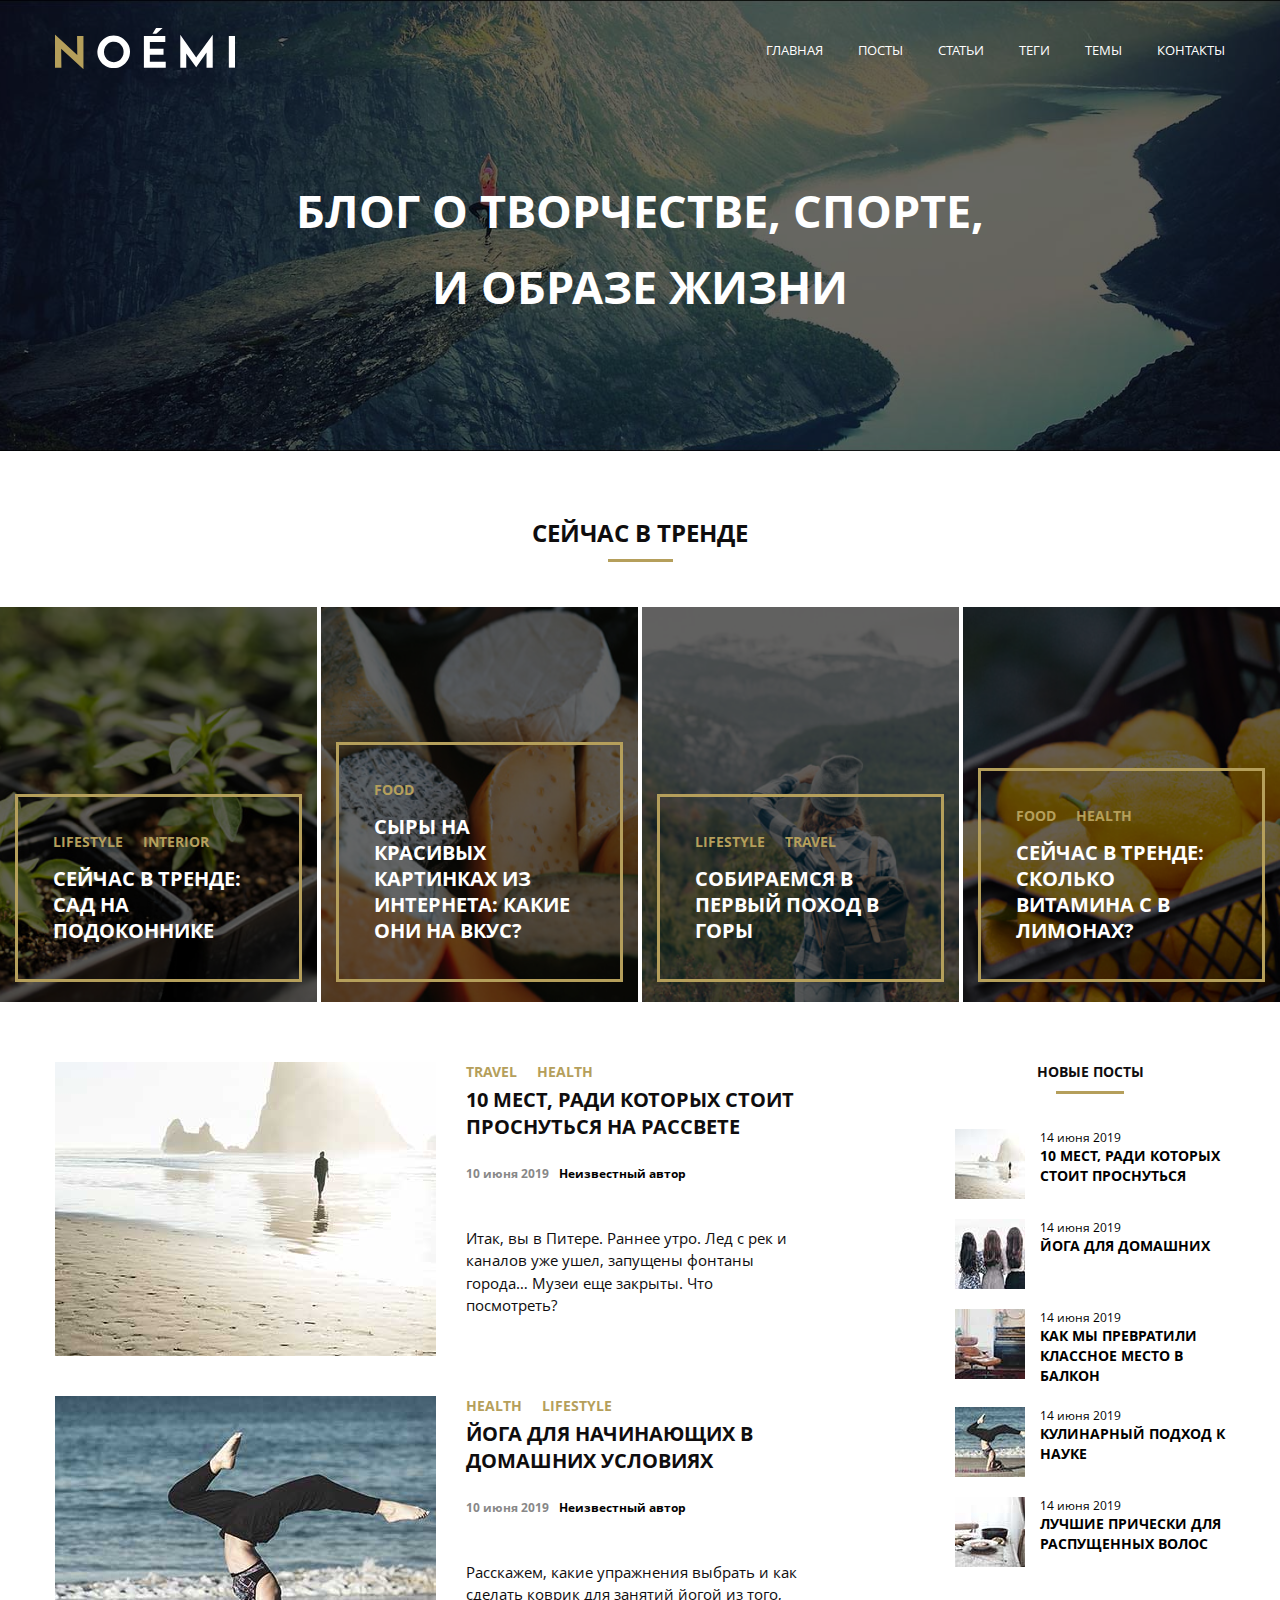
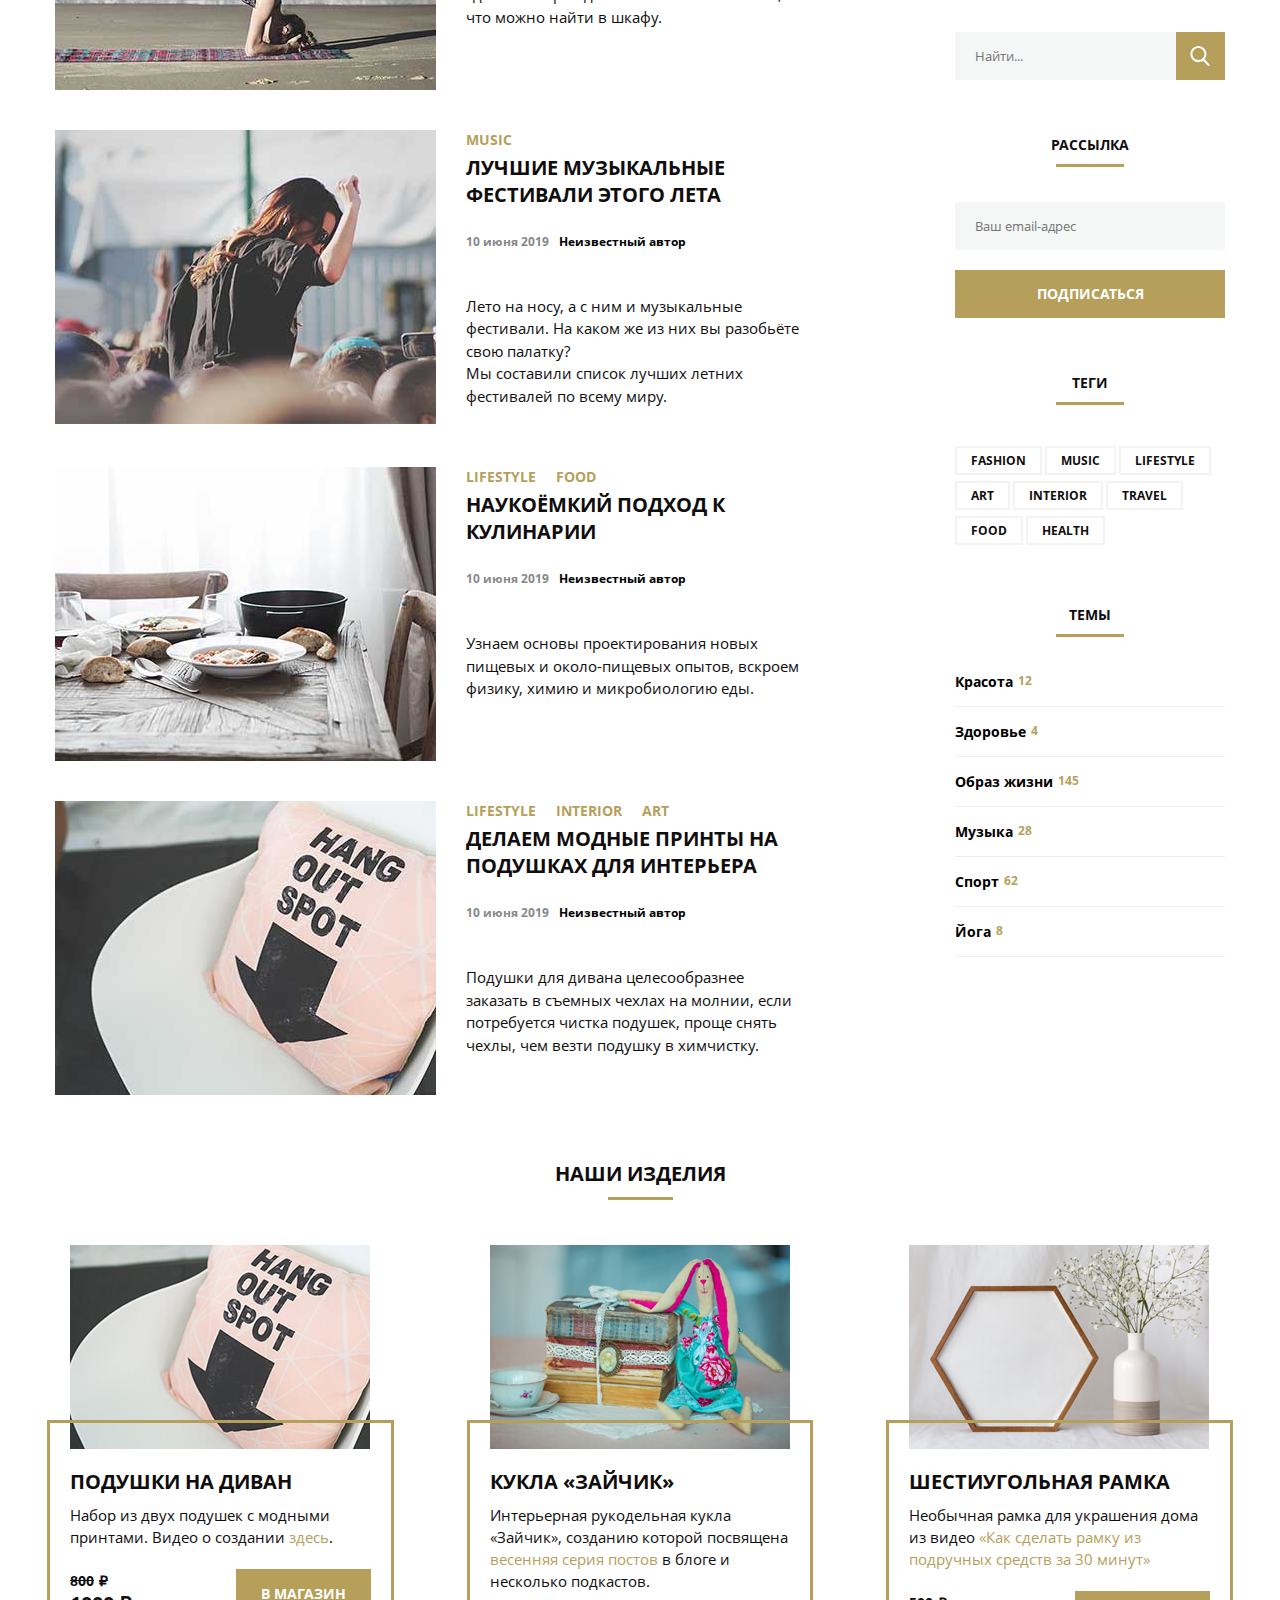
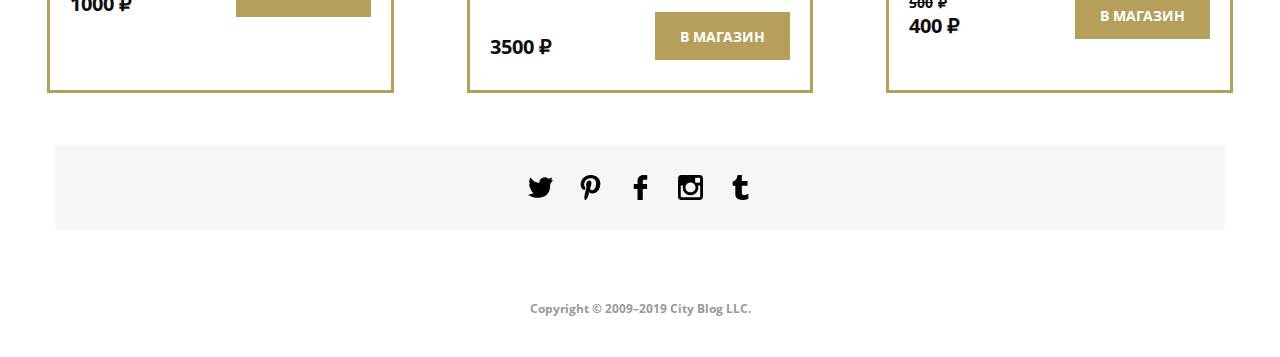
<file: index.html>
<!doctype html>
<html lang="en">
<head>
    <meta charset="UTF-8">
    <meta name="viewport"
          content="width=device-width, user-scalable=тщ, initial-scale=1.0, maximum-scale=1.0, minimum-scale=0.1">
    <meta http-equiv="X-UA-Compatible" content="ie=edge">
    <title>Diplom</title>
    <link rel="stylesheet" href="css/style.css">
</head>
<body>
<header class="header">
    <div class="container-logo-menu">
        <a class="link-logo" href="#0"><img class="header-logo" src="svg/noemi-logo.svg" alt="Логотип"></a>
        <div class="main-menu-button">
            <span></span>
            <span></span>
            <span></span>
        </div>
        <nav class="main-menu">
            <ul class="menu-list">
                <li class="menu-list-item">
                    <a class="menu-link" href="#0">главная</a>
                </li>
                <li class="menu-list-item">
                    <a class="menu-link" href="#0">посты</a>
                </li>
                <li class="menu-list-item">
                    <a class="menu-link" href="#0">статьи</a>
                </li>
                <li class="menu-list-item">
                    <a class="menu-link" href="#0">теги</a>
                </li>
                <li class="menu-list-item">
                    <a class="menu-link" href="#0">темы</a>
                </li>
                <li class="menu-list-item">
                    <a class="menu-link" href="#0">контакты</a>
                </li>
            </ul>
        </nav>
    </div>
    <h1 class="title">Блог о творчестве, спорте, и образе жизни</h1>
</header>
<section class="trends">
    <h2 class="title-trends">сейчас в тренде</h2>
    <div class="trend-list">
        <article class="trend trend-first">
            <div class="trend-content">
                <ul class="trend-category">
                    <li class="trend-category-item">
                        <a class="trend-category-link" href="#0">Lifestyle</a>
                    </li>
                    <li class="trend-category-item">
                        <a class="trend-category-link" href="#0">Interior</a>
                    </li>
                </ul>
                <a class="trend-title" href="#0"><h4>Сейчас в тренде: сад на подоконнике</h4></a>
            </div>
        </article>
        <article class="trend trend-second">
            <div class="trend-content">
                <ul class="trend-category">
                    <li class="trend-category-item">
                        <a class="trend-category-link" href="#0">Food</a>
                    </li>
                </ul>
                <a class="trend-title" href="#0"><h4>Сыры на красивых картинках из интернета: какие они на вкус?</h4>
                </a>
            </div>
        </article>
        <article class="trend trend-third">
            <div class="trend-content">
                <ul class="trend-category">
                    <li class="trend-category-item">
                        <a class="trend-category-link" href="#0">Lifestyle</a>
                    </li>
                    <li class="trend-category-item">
                        <a class="trend-category-link" href="#0">Travel</a>
                    </li>
                </ul>
                <a class="trend-title" href="#0"><h4>Собираемся в первый поход в горы</h4></a>
            </div>
        </article>
        <article class="trend trend-fourth">
            <div class="trend-content">
                <ul class="trend-category">
                    <li class="trend-category-item">
                        <a class="trend-category-link" href="#0">Food</a>
                    </li>
                    <li class="trend-category-item">
                        <a class="trend-category-link" href="#0">Health</a>
                    </li>
                </ul>
                <a class="trend-title" href="#0"><h4>Сейчас в тренде: сколько витамина С в лимонах?</h4></a>
            </div>
        </article>
    </div>
</section>
<div class="main-page">
    <main class="main">
        <article class="post">
            <img class="post-preview" src="images/last-post1.jpg" alt="Картинка к посту">
            <div class="post-info">
                <div class="post-header">
                    <ul class="category">
                        <li class="category-item">
                            <a class="category-link" href="#0">Travel</a>
                        </li>
                        <li class="category-item">
                            <a class="category-link" href="#0">Health</a>
                        </li>
                    </ul>
                    <h2><a class="post-title" href="#0">10 мест, ради которых стоит проснуться на рассвете</a></h2>
                    <div class="date-autor">
                        <time class="date" datetime="2019-06-10">10 июня 2019</time>
                        <div class="autor">Неизвестный автор</div>
                    </div>
                </div>
                <div class="post-content">
                    <p class="post-description">Итак, вы в Питере. Раннее утро. Лед с рек и каналов уже ушел, запущены
                        фонтаны города… Музеи еще закрыты. Что посмотреть?</p>
                </div>
            </div>
        </article>
        <article class="post">
            <img class="post-preview" src="images/last-post2.jpg" alt="Картинка к посту">
            <div class="post-info">
                <div class="post-header">
                    <ul class="category">
                        <li class="category-item">
                            <a class="category-link" href="#0">health</a>
                        </li>
                        <li class="category-item">
                            <a class="category-link" href="#0">lifestyle</a>
                        </li>
                    </ul>
                    <h2><a class="post-title" href="#0">ЙОга для начинающих в домашних условиях</a></h2>
                    <div class="date-autor">
                        <time class="date" datetime="2019-06-10">10 июня 2019</time>
                        <div class="autor">Неизвестный автор</div>
                    </div>
                </div>
                <div class="post-content">
                    <p class="post-description">Расскажем, какие упражнения выбрать и как сделать коврик для занятий
                        йогой из того, что можно найти в шкафу.</p>
                </div>
            </div>
        </article>
        <article class="post">
            <img class="post-preview" src="images/last-post3.jpg" alt="Картинка к посту">
            <div class="post-info">
                <div class="post-header">
                    <ul class="category">
                        <li class="category-item">
                            <a class="category-link" href="#0">music</a>
                        </li>
                    </ul>
                    <h2><a class="post-title" href="#0">Лучшие музыкальные фестивали этого лета</a></h2>
                    <div class="date-autor">
                        <time class="date" datetime="2019-06-10">10 июня 2019</time>
                        <div class="autor">Неизвестный автор</div>
                    </div>
                </div>
                <div class="post-content">
                    <p class="post-description">Лето на носу, а с ним и музыкальные фестивали. На каком же из них вы
                        разобьёте свою палатку?</p>
                    <p class="post-description">Мы составили список лучших летних фестивалей по всему миру.</p>
                </div>
            </div>
        </article>
        <article class="post">
            <img class="post-preview" src="images/last-post4.jpg" alt="Картинка к посту">
            <div class="post-info">
                <div class="post-header">
                    <ul class="category">
                        <li class="category-item">
                            <a class="category-link" href="#0">Lifestyle</a>
                        </li>
                        <li class="category-item">
                            <a class="category-link" href="#0">Food</a>
                        </li>
                    </ul>
                    <h2><a class="post-title" href="#0">Наукоёмкий подход к кулинарии</a></h2>
                    <div class="date-autor">
                        <time class="date" datetime="2019-06-10">10 июня 2019</time>
                        <div class="autor">Неизвестный автор</div>
                    </div>
                </div>
                <div class="post-content">
                    <p class="post-description">Узнаем основы проектирования новых пищевых и около-пищевых опытов,
                        вскроем физику, химию и микробиологию еды.</p>
                </div>
            </div>
        </article>
        <article class="post">
            <img class="post-preview" src="images/last-post5.jpg" alt="Картинка к посту">
            <div class="post-info">
                <div class="post-header">
                    <ul class="category">
                        <li class="category-item">
                            <a class="category-link" href="#0">lifestyle</a>
                        </li>
                        <li class="category-item">
                            <a class="category-link" href="#0">interior</a>
                        </li>
                        <li class="category-item">
                            <a class="category-link" href="#0">art</a>
                        </li>
                    </ul>
                    <h2><a class="post-title" href="#0">делаем модные принты на подушках для интерьера </a></h2>
                    <div class="date-autor">
                        <time class="date" datetime="2019-06-10">10 июня 2019</time>
                        <div class="autor">Неизвестный автор</div>
                    </div>
                </div>
                <div class="post-content">
                    <p class="post-description">Подушки для дивана целесообразнее заказать в съемных чехлах на молнии,
                        если потребуется чистка подушек, проще снять чехлы, чем везти подушку в химчистку.</p>
                </div>
            </div>
        </article>
    </main>
    <aside class="aside">
        <section class="latest-posts">
            <h3 class="latest-posts-title">Новые посты</h3>
            <div class="post-list">
                <article class="latest-post">
                    <div class="latest-post-preview">
                        <img src="images/2.jpg" alt="Картинка к посту">
                    </div>
                    <div class="latest-post-header">
                        <p class="date-latest-post">14 июня 2019</p>
                        <a class="latest-post-title" href="#0"><h4>10 мест, ради которых стоит проснуться</h4></a>
                    </div>
                </article>
                <article class="latest-post">
                    <div class="latest-post-preview">
                        <img src="images/7.jpg" alt="Картинка к посту">
                    </div>
                    <div class="latest-post-header">
                        <p class="date-latest-post">14 июня 2019</p>
                        <a class="latest-post-title" href="#0"><h4>Йога для домашних</h4></a>
                    </div>
                </article>
                <article class="latest-post">
                    <div class="latest-post-preview">
                        <img src="images/45.jpg" alt="Картинка к посту">
                    </div>
                    <div class="latest-post-header">
                        <p class="date-latest-post">14 июня 2019</p>
                        <a class="latest-post-title" href="#0"><h4>Как мы превратили классное место в балкон</h4></a>
                    </div>
                </article>
                <article class="latest-post">
                    <div class="latest-post-preview">
                        <img src="images/151.jpg" alt="Картинка к посту">
                    </div>
                    <div class="latest-post-header">
                        <p class="date-latest-post">14 июня 2019</p>
                        <a class="latest-post-title" href="#0"><h4>Кулинарный подход к науке</h4></a>
                    </div>
                </article>
                <article class="latest-post">
                    <div class="latest-post-preview">
                        <img src="images/501.jpg" alt="Картинка к посту">
                    </div>
                    <div class="latest-post-header">
                        <p class="date-latest-post">14 июня 2019</p>
                        <a class="latest-post-title" href="#0"><h4>Лучшие прически для распущенных волос</h4></a>
                    </div>
                </article>
            </div>
        </section>
        <section class="search">
            <form class="form-search">
                <div class="field-button">
                    <h4 class="visually-hidden">Заголовок поля поиска</h4>
                    <label class="field-search">
                        <span class="visually-hidden">Поле поиска</span>
                        <input type="search" class="field field-search" placeholder="Найти...">
                    </label>
                    <button class="button-submit button-submit-search" type="submit">
                        <span class="visually-hidden">Кнопка поиска</span>
                    </button>
                </div>
            </form>
        </section>
        <section class="subscribe">
            <h3 class="latest-posts-title">Рассылка</h3>
            <form class="form-subscribe">
                <label class="field-email">
                    <span class="visually-hidden">Поле для ввода своего email</span>
                    <input type="email" class="field field-email" placeholder="Ваш email-адрес">
                </label>
                <button class="button-submit button-submit-email" type="submit">Подписаться</button>
            </form>
        </section>
        <section class="tags">
            <h3 class="latest-posts-title">Теги</h3>
            <ul class="latest-post-tags">
                <li class="latest-post-tags-item">
                    <a class="latest-post-tags-link" href="#0">fashion</a>
                </li>
                <li class="latest-post-tags-item">
                    <a class="latest-post-tags-link" href="#0">music</a>
                </li>
                <li class="latest-post-tags-item">
                    <a class="latest-post-tags-link" href="#0">lifestyle</a>
                </li>
                <li class="latest-post-tags-item">
                    <a class="latest-post-tags-link" href="#0">art</a>
                </li>
                <li class="latest-post-tags-item">
                    <a class="latest-post-tags-link" href="#0">interior</a>
                </li>
                <li class="latest-post-tags-item">
                    <a class="latest-post-tags-link" href="#0">travel</a>
                </li>
                <li class="latest-post-tags-item">
                    <a class="latest-post-tags-link" href="#0">food</a>
                </li>
                <li class="latest-post-tags-item">
                    <a class="latest-post-tags-link" href="#0">health</a>
                </li>
            </ul>
        </section>
        <section class="categories">
            <h3 class="latest-posts-title">Темы</h3>

            <ul class="categories-list">
                <li class="categories-list-item">
                    <a class="categories-link" href="#0">Красота</a>
                    <span class="number-categories">12</span>
                </li>
                <li class="categories-list-item">
                    <a class="categories-link" href="#0">Здоровье</a>
                    <span class="number-categories">4</span>
                </li>
                <li class="categories-list-item">
                    <a class="categories-link" href="#0">Образ жизни</a>
                    <span class="number-categories">145</span>
                </li>
                <li class="categories-list-item">
                    <a class="categories-link" href="#0">Музыка</a>
                    <span class="number-categories">28</span>
                </li>
                <li class="categories-list-item">
                    <a class="categories-link" href="#0">Спорт</a>
                    <span class="number-categories">62</span>
                </li>
                <li class="categories-list-item">
                    <a class="categories-link" href="#0">Йога</a>
                    <span class="number-categories">8</span>
                </li>
            </ul>

        </section>
    </aside>
</div>
<section class="shop">
    <h2 class="title-products">Наши изделия</h2>
    <div class="products">
        <article class="product">
            <picture class="product-preview">
                <source srcset="images/shop-item-mobile1.jpg" media="(max-width: 640px)">
                <source srcset="images/shop-item-tablet1.jpg" media="(min-width: 641px) and (max-width: 1199px)">
                <source srcset="images/shop-item-desk1.jpg" media="(min-width: 1200px)">
                <img src="images/shop-item-desk1.jpg" alt="Картинка изделия">
            </picture>
            <div class="product-body">
                <div class="product-title">
                    <h4>Подушки на диван</h4>
                </div>
                <div class="product-description">
                    <p>Набор из двух подушек с модными принтами. Видео о создании <a class="item-link" href="#0">здесь</a>.</p>
                </div>
                <div class="footer-product">
                    <div class="price-product">
                        <div class="old-price">
                            <span>800</span>
                            <div class="rub">
                                <span><b>₽</b></span>
                            </div>
                        </div>
                        <div class="new-price">
                            <span>1000</span>
                            <div class="rub">
                                <span><b>₽</b></span>
                            </div>
                        </div>
                    </div>
                    <a class="button-submit button-submit-shop" href="#0">В магазин</a>
                </div>
            </div>
        </article>
        <article class="product">
            <picture class="product-preview">
                <source srcset="images/shop-item-mobile2.jpg" media="(max-width: 640px)">
                <source srcset="images/shop-item-tablet2.jpg" media="(min-width: 641px) and (max-width: 1199px)">
                <source srcset="images/shop-item-desk2.jpg" media="(min-width: 1200px)">
                <img src="images/shop-item-desk2.jpg" alt="Картинка изделия">
            </picture>
            <div class="product-body">
                <div class="product-title">
                    <h4>Кукла «Зайчик»</h4>
                </div>
                <div class="product-description">
                    <p>Интерьерная рукодельная кукла «Зайчик», созданию которой посвящена <a class="item-link"
                                                                                                href="#0">весенняя серия постов</a> в блоге и несколько подкастов.</p>
                </div>
                <div class="footer-product">
                    <div class="price-product">
                        <div class="old-price">
                            <span></span>
                            <div class="rub">
                                <span><b></b></span>
                            </div>
                        </div>
                        <div class="new-price">
                            <span>3500</span>
                            <div class="rub">
                                <span><b>₽</b></span>
                            </div>
                        </div>
                    </div>
                    <a class="button-submit button-submit-shop" href="#0">В магазин</a>
                </div>
            </div>
        </article>
        <article class="product">
            <picture class="product-preview">
                <source srcset="images/shop-item-mobile3.jpg" media="(max-width: 640px)">
                <source srcset="images/shop-item-tablet3.jpg" media="(min-width: 641px) and (max-width: 1199px)">
                <source srcset="images/shop-item-desk3.jpg" media="(min-width: 1200px)">
                <img src="images/shop-item-desk3.jpg" alt="Картинка изделия">
            </picture>
            <div class="product-body">
                <div class="product-title">
                    <h4>Шестиугольная рамка</h4>
                </div>
                <div class="product-description">
                    <p>Необычная рамка для украшения дома из видео <a class="item-link" href="#0">«Как сделать рамку из подручных средств за 30 минут»</a></p>
                </div>
                <div class="footer-product">
                    <div class="price-product">
                        <div class="old-price">
                            <span>500</span>
                            <div class="rub">
                                <span><b>₽</b></span>
                            </div>
                        </div>
                        <div class="new-price">
                            <span>400</span>
                            <div class="rub">
                                <span><b>₽</b></span>
                            </div>
                        </div>
                    </div>
                    <a class="button-submit button-submit-shop" href="#0">В магазин</a>
                </div>
            </div>
        </article>
    </div>
</section>
<footer class="footer">
    <section class="socials">
        <ul class="socials-list">
            <li class="socials-list-item">
                <a class="social-icon social-icon-twitter" href="#0">
                    <h4 class="icon-visually-hidden">Профиль компании в Твиттере</h4>
                </a>
            </li>
            <li class="socials-list-item">
                <a class="social-icon social-icon-pinterest" href="#0">
                    <h4 class="icon-visually-hidden">Профиль компании в Пинтересте</h4>
                </a>
            </li>
            <li class="socials-list-item">
                <a class="social-icon social-icon-facebook" href="#0">
                    <h4 class="icon-visually-hidden">Профиль компании в Фейсбуке</h4>
                </a>
            </li>
            <li class="socials-list-item">
                <a class="social-icon social-icon-instagramm" href="#0">
                    <h4 class="icon-visually-hidden">Профиль компании в Инстаграмме</h4>
                </a>
            </li>
            <li class="socials-list-item">
                <a class="social-icon social-icon-tumblr" href="#0">
                    <h4 class="icon-visually-hidden">Профиль компании в Тамблере</h4>
                </a>
            </li>
        </ul>
    </section>
    <a class="copyrights" href="#0">Copyright © 2009–2019 City Blog LLC.</a>
</footer>
<div class="popup-feedback visually-hidden">
    <div class="popup-container">
        <h2 class="title-feedback">Ваш фидбек</h2>
        <form class="form-feedback">
            <div class="form-group">
                <label class="field-label">
                    <span class="field-label">Как часто вы заходите на сайт?</span>
                    <select class="select">
                        <option value="every-day" selected>Почти каждый день</option>
                        <option value="day">Раз в несколько дней</option>
                        <option value="week">Раз в несколько недель</option>
                        <option value="year">Несколько раз в год</option>
                    </select>
                </label>
            </div>
            <div class="form-group">
                <div class="header-group">
                    <span>Вы подписаны на email-рассылку?</span>
                </div>
                <div class="content-group">
                    <label class="field-label">
                        <input type="radio" class="radiobox" name="yes-no" value="yes" checked>
                        <span class="radiobox-text">Да</span>
                    </label>
                    <label class="field-label">
                        <input type="radio" class="radiobox" name="yes-no" value="no">
                        <span class="radiobox-text">Нет</span>
                    </label>
                </div>
            </div>
            <div class="form-group">
                <label class="field-group">
                    <span class="field-label">Расскажите, какой контент вы хотели бы видеть на нашем сайте?</span>
                    <textarea class="field-textarea" placeholder="Может больше рецептов?"></textarea>
                </label>
            </div>
            <button class="button-submit button-send" type="submit">Отправить</button>
            <button class="popup-close" type="button">Закрыть окно</button>
        </form>
    </div>
</div>
</body>
</html>
</file>
<file: css/style.css>
@font-face {
    font-family: opensans-regular;
    src: url("../fonts/OpenSans-Regular.woff");
    font-weight: 400;
    font-style: normal;
}

@font-face {
    font-family: opensans-bold;
    src: url("../fonts/OpenSans-Bold.woff");
    font-weight: 700;
    font-style: normal;
}

* {
    margin: 0;
    padding: 0;
    box-sizing: border-box;
}

.header {
    background-image: url("../images/banner-bg.jpg");
    background-repeat: no-repeat;
    background-position: center center;
    background-size: cover;
    background-color: #000000;
    position: relative;
    z-index: 0;
}

@media (min-width: 1200px) {
    .header {
        padding: 28px 15px 125px;
    }
}

@media (min-width: 641px) and (max-width: 1199px) {
    .header {
        padding: 28px 35px 125px;
    }
}

@media (max-width: 640px) {
    .header {
        padding: 28px 15px 125px;
    }
}

.header::after {
    content: "";
    position: absolute;
    top: 0;
    left: 0;
    right: 0;
    bottom: 0;
    background-color: #000000;
    opacity: 0.6;
    z-index: -1;
}

.container-logo-menu {
    display: flex;
    flex-wrap: wrap;
    align-items: center;
    max-width: 1170px;
    margin-right: auto;
    margin-left: auto;
}

@media (max-width: 640px) {
    .container-logo-menu {
        flex-direction: column-reverse;
        justify-content: flex-start;
        align-items: flex-end;
    }

    .link-logo {
        align-self: center;
        width: 270px;
        padding-top: 170px;
    }

    .main-menu {
        display: none;
    }

    .title {
        font-size: 26px;
        line-height: 1.4;
        padding-top: 40px;
    }

    .title-trends {
        font-size: 16px;
    }
}

@media (min-width: 641px) and (max-width: 1199px) {
    .container-logo-menu {
        justify-content: space-between;
    }

    .link-logo {
        width: 160px;
    }

    .main-menu {
        display: none;
    }

    .title {
        font-size: 40px;
        line-height: 1.4;
        padding-top: 100px;
    }

    .title-trends {
        font-size: 18px;
    }
}

@media (min-width: 1200px) {
    .container-logo-menu {
        justify-content: space-between;
    }

    .link-logo {
        width: 180px;
    }

    .main-menu-button {
        display: none;
    }

    .title {
        font-size: 45px;
        line-height: 1.7;
        padding-top: 100px;
    }

    title-trends {
        font-size: 20px;
    }
}

.main-menu-button {
    width: 25px;
    height: 20px;
    position: relative;
    z-index: 2;
    cursor: pointer;
}

.main-menu-button span {
    width: 25px;
    height: 2px;
    position: absolute;
    top: 50%;
    background-color: #ffffff;
}

.main-menu-button span:nth-of-type(2) {
    top: calc(50% - 8px);
}

.main-menu-button span:nth-of-type(3) {
    top: calc(50% + 8px);
}

.menu-link {
    font-family: opensans-regular;
    font-size: 13px;
    color: #999999;
    text-transform: uppercase;
}

.menu-list,
.trend-category,
.category,
.latest-post-tags,
.categories-list-item,
.socials-list {
    list-style-type: none;
    display: flex;
    flex-wrap: wrap;
    justify-content: flex-start;
}

.menu-list-item:nth-child(n + 2) {
    margin-left: 35px;
}

a {
    text-decoration: none;
}

.menu-link:link {
    color: #ffffff;
}

.menu-link:hover {
    border-bottom: 1px solid #ffffff;
}

.title {
    display: flex;
    flex-wrap: nowrap;
    margin-right: auto;
    margin-left: auto;
    max-width: 690px;
    text-align: center;
    font-family: opensans-bold;
    color: #ffffff;
    text-transform: uppercase;
}

.trends {
    width: 100%;
}

.title-trends {
    text-align: center;
    font-family: opensans-bold;
    color: #0f0d0e;
    text-transform: uppercase;
    margin-top: 65px;
    margin-bottom: 40px;
    padding: 0 15px;
    position: relative;
}

.title-trends::after {
    content: "";
    display: block;
    margin-right: auto;
    margin-left: auto;
    margin-top: 10px;
    background: #b59f5b;
    bottom: -10px;
    width: 65px;
    height: 3px;
}

.trend-list {
    display: flex;
    flex-wrap: wrap;
    justify-content: space-between;
}

.trend {
    display: flex;
    align-items: flex-end;
    background-repeat: no-repeat;
    background-position: center center;
    background-size: cover;
    background-color: #eff6f1;
    position: relative;
    z-index: 0;
    margin-top: 5px;
}

@media (max-width: 640px) {
    .trend {
        width: 100%;
    }
}

@media (max-width: 640px) and (orientation: landscape) {
    .trend {
        width: 49.75%;
    }
}

@media (min-width: 641px) {
    .trend {
        width: 24.75%;
    }
}

@media (min-width: 641px) and (max-width: 1199px) and (orientation: portrait) {
    .trend {
        width: 49.75%;
    }
}

.trend::after {
    content: "";
    position: absolute;
    top: 0;
    left: 0;
    right: 0;
    bottom: 0;
    background-color: #000000;
    opacity: 0.6;
    z-index: -1;
}

.trend-first {
    background-image: url("../images/trend1.jpg");
}

.trend-second {
    background-image: url("../images/trend2.jpg");
}

.trend-third {
    background-image: url("../images/trend3.jpg");
}

.trend-fourth {
    background-image: url("../images/trend4.jpg");
}
.trend-content {
    display: flex;
    flex-direction: column;
    flex-wrap: wrap;
    flex-grow: 1;
    border: 3px solid #b59f5b;
    margin: 135px 15px 20px;
}
@media (max-width: 640px) {
    .trend-content {
        padding: 30px 20px;
    }
}

@media (min-width: 641px) and (max-width: 1199px) {
    .trend-content {
        padding: 35px 30px;
    }
}

@media (min-width: 1200px) {
    .trend-content {
        padding: 35px;
    }
}
.trend-category {
    margin-bottom: 15px;
}

.trend-category-item:nth-child(n+2) {
    margin-left: 20px;
}

.trend-category-link {
    font-family: opensans-bold;
    font-size: 14px;
    color: #b59f5b;
    text-transform: uppercase;
}

.trend-category-link:hover {
    border-bottom: 1px solid #b59f5b;
}

.trend-title {
    font-family: opensans-bold;
    line-height: 1.3;
    color: #ffffff;
    text-transform: uppercase;
}

@media (max-width: 640px) {
    .trend-title {
        font-size: 16px;
    }
}

@media (min-width: 641px) and (max-width: 1199px) {
    .trend-title {
        font-size: 17px;
    }
}

@media (min-width: 641px) and (max-width: 1199px) and (orientation: landscape) {
    .trend-title {
        font-size: 14px;
    }
    .trend-category-link {
        font-size: 12px;
    }
    .trend-content {
        padding: 35px 15px;
    }
}

@media (min-width: 1200px) {
    .trend-title {
        font-size: 20px;
    }
}
.trend-title:hover {
    color: #b59f5b;
}

.main-page {
    display: flex;
    justify-content: space-between;
    align-items: flex-start;
    margin-right: auto;
    margin-left: auto;
    margin-top: 60px;
}

@media (max-width: 640px) {
    .main-page {
        flex-wrap: wrap;
        padding: 0 15px;
    }

    .main {
        max-width: 100%;
    }
}

@media (min-width: 641px) and (max-width: 1199px) {
    .main-page {
        padding: 0 35px;
    }
    .main {
        margin-right: 15px;
    }
}

@media (min-width: 1200px) {
    .main-page {
        max-width: 1200px;
        padding: 0 15px;
    }
    .main {
        margin-right: 150px;
    }
}

.post {
    display: flex;
    justify-content: flex-start;
    align-items: flex-start;
}

@media (max-width: 640px) {
    .post {
        flex-wrap: wrap;
        max-width: 100%;
    }
}

@media (min-width: 641px) and (max-width: 1199px) {
    .post {
        flex-wrap: wrap;
        max-width: 100%;
    }
}

@media (min-width: 1200px) {
    .post {
        flex-wrap: nowrap;
        max-width: 100%;
    }
}

.post:nth-child(n + 2) {
    margin-top: 40px;
}

.post-preview {
    display: flex;
    position: relative;
    margin-right: auto;
    margin-left: auto;
    z-index: 0;
}

.post-preview::after {
    content: "";
    position: absolute;
    top: 0;
    left: 0;
    right: 0;
    bottom: 0;
    background-color: #eff6f1;
    opacity: 1;
    z-index: -1;
}

.post-info {
    padding-bottom: 20px;
}

@media (max-width: 640px) {
    .post-info {
        margin-top: 15px;
        width: 100%;
        border-bottom: 3px solid #eeeeee;
    }
    .post-preview {
        width: 100%;
    }
}

@media (min-width: 641px) and (max-width: 1199px) {
    .post-info {
        margin-top: 15px;
        width: 100%;
        border-bottom: 3px solid #eeeeee;
    }
    .post-preview {
        width: 100%;
    }
}

@media (min-width: 1200px) {
    .post-info {
        margin-left: 30px;
    }
    .post-preview {
        max-width: 100%;
    }
}

.category {
    margin-bottom: 5px;
}

.category-item:nth-child(n+2) {
    margin-left: 20px;
}

.category-link {
    font-family: opensans-bold;
    font-size: 14px;
    color: #b59f5b;
    text-transform: uppercase;
    border-bottom: 1px solid #ffffff;
}

.category-link:hover {
    border-bottom: 1px solid #b59f5b;
}

.post-title {
    font-family: opensans-bold;
    color: #0f0d0e;
    text-transform: uppercase;
    line-height: 1.3;
}

@media (max-width: 640px) {
    .post-title {
        font-size: 16px;
    }
}

@media (min-width: 641px) and (max-width: 1199px) {
    .post-title {
        font-size: 17px;
    }
}

@media (min-width: 1200px) {
    .post-title {
        font-size: 20px;
    }
}

.post-title:hover {
    color: #b59f5b;
}

.date-autor {
    display: flex;
    flex-wrap: wrap;
    justify-content: flex-start;
    font-family: opensans-bold;
    font-size: 12px;
    color: #888888;
    margin-top: 25px;
    margin-bottom: 45px;
}

.date {
    margin-right: 10px;
}

.autor {
    color: #000000;
}

.post-description {
    font-family: opensans-regular;
    color: #0f0d0e;
}

.aside {
    flex: none;
}

@media (max-width: 640px) {
    .post-description {
        font-size: 14px;
        line-height: 1.4;
    }

    .aside {
        width: 100%;
        margin-top: 45px;
    }

    .latest-posts-title {
        font-size: 16px;
    }
}

@media (min-width: 641px) {
    .post-description {
        font-size: 15px;
        line-height: 1.5;
    }

    .aside {
        width: 270px;
    }

    .latest-posts-title {
        font-size: 14px;
    }
}

.latest-posts-title {
    text-align: center;
    font-family: opensans-bold;
    color: #0f0d0e;
    text-transform: uppercase;
    position: relative;
    margin-bottom: 35px;
}

.latest-posts-title::after {
    content: "";
    display: block;
    margin-right: auto;
    margin-left: auto;
    margin-top: 10px;
    background: #b59f5b;
    left: 37.5%;
    width: 25%;
    height: 3px;
}

.latest-post {
    display: flex;
    flex-wrap: nowrap;
    justify-content: flex-start;
    align-items: flex-start;
    width: 100%;
    margin-bottom: 20px;
}

.latest-post-preview {
    display: flex;
    width: 70px;
    position: relative;
    z-index: 0;
}

.latest-post-preview::after {
    content: "";
    position: absolute;
    top: 0;
    left: 0;
    right: 0;
    bottom: 0;
    background-color: #f4f7f6;
    opacity: 1;
    z-index: -1;
}

.latest-post-header {
    margin-left: 15px;
}

.date-latest-post {
    font-family: opensans-regular;
    font-size: 12px;
    color: #000000;
}

.latest-post-title {
    font-family: opensans-bold;
    font-size: 14px;
    line-height: 1.45;
    text-transform: uppercase;
    color: #000000;
}

.latest-post-title:hover {
    color: #b59f5b;
}

.search {
    margin-top: 65px;
    width: 100%;
}

.field-button {
    display: flex;
    flex-wrap: nowrap;
}

.field {
    font-family: opensans-regular;
    font-size: 13px;
    color: #000000;
    padding: 15px 20px;
    margin-right: 0;
    background-color: #f4f7f6;
    border: none;
}

.field:focus {
    outline: 1px solid #b59f5b;
}

.field-search {
    width: 100%;
}

.button-submit {
    font-family: opensans-bold;
    font-size: 14px;
    color: #ffffff;
    text-transform: uppercase;
    height: 48px;
    background-color: #b59f5b;
    border: none;
}

.button-submit:hover {
    cursor: pointer;
    background-color: #323232;
}

.button-submit-search {
    width: 60px;
    background-image: url("../svg/search.svg");
    background-repeat: no-repeat;
    background-size: 20px 20px;
    background-position: center center;
}

.subscribe {
    margin-top: 55px;
}

.visually-hidden {
    position: absolute;
    width: 1px;
    height: 1px;
    margin: -1px;
    padding: 0;
    border: 0;
    clip: rect(0 0 0 0);
    overflow: hidden;
}

.field-email {
    width: 100%;
}

.button-submit-email {
    width: 100%;
    margin-top: 20px;
}

.tags {
    margin-top: 55px;
}

.latest-post-tags-link {
    display: flex;
    flex-wrap: wrap;
    font-family: opensans-bold;
    font-size: 12px;
    color: #0f0d0e;
    text-transform: uppercase;
    padding: 4px 14px;
    border: 2px solid #f4f3f1;
}

.latest-post-tags-link:hover {
    border: 2px solid #b59f5b;
}

.latest-post-tags-item {
    margin-top: 6px;
    margin-right: 3px;
}

.categories {
    width: 100%;
    margin-top: 60px;
}

.categories-list-item {
    border-bottom: 1px solid #eeeeee;
    padding-bottom: 15px;
}

.categories-list-item:nth-child(n + 2) {
    padding-top: 15px;
}

a.categories-link {
    font-family: opensans-bold;
    font-size: 14px;
    color: #000000;
    margin-right: 5px;
}

a.categories-link:hover {
    color: #b59f5b;
}

.number-categories {
    font-family: opensans-bold;
    font-size: 12px;
    color: #b59f5b;
}

.shop {
    margin-top: 65px;
    margin-right: auto;
    margin-left: auto;
}

@media (max-width: 640px) {
    .shop {
        max-width: 330px;
        padding: 0 20px;
    }

    .title-products {
        font-size: 16px;
    }
}

@media (min-width: 641px) and (max-width: 1199px) {
    .shop {
        max-width: 770px;
        padding: 0 15px;
    }

    .title-products {
        font-size: 18px;
    }
}

@media (min-width: 1200px) {
    .shop {
        max-width: 1170px;
        padding: 0 15px;
    }

    .title-products {
        font-size: 20px;
    }
}

.title-products {
    text-align: center;
    font-family: opensans-bold;
    color: #0f0d0e;
    text-transform: uppercase;
    margin-bottom: 45px;
    position: relative;
}

.title-products::after {
    content: "";
    display: block;
    margin-right: auto;
    margin-left: auto;
    margin-top: 10px;
    background: #b59f5b;
    width: 65px;
    height: 3px;
}

.products {
    display: flex;
    flex-wrap: wrap;
    justify-content: space-between;
    margin-left: auto;
    margin-right: auto;
}

@media (max-width: 640px) {
    .product:nth-child(n + 2) {
        margin-top: 35px;
    }
}

@media (min-width: 641px) and (max-width: 1199px) {
    .products {
        width: 650px;
    }

    .product {
        width: 45%;
    }

    .product:nth-child(n + 3) {
        margin-top: 50px;
    }
}

@media (min-width: 1200px) {
    .products {
        max-width: 1140px;
    }

    .product {
        width: 26.4%;
    }
}

.product {
    display: flex;
    flex-direction: column;
    flex: wrap;
}

.product-preview {
    width: 100%;
    max-width: 100%;
    margin-right: auto;
    margin-left: auto;
    padding-bottom: 0;
    display: block;
    position: relative;
    z-index: 0;
}

.product-preview::after {
    content: "";
    display: block;
    top: 0;
    left: 0;
    right: 0;
    bottom: 0;
    background-color: #eff6f1;
    opacity: 1;
    z-index: -1;
}

.product-body {
    flex-grow: 1;
    outline: #b59f5b solid 3px;
    outline-offset: 20px;
    top: -10px;
    position: relative;
    z-index: 0;
}

.product-title {
    font-family: opensans-bold;
    color: #0f0d0e;
    text-transform: uppercase;
    padding-top: 25px;
}

@media (max-width: 1199px) {
    .product-title {
        font-size: 17px;
    }
}

@media (min-width: 1200px) {
    .product-title {
        font-size: 20px;
    }
}

.product-description {
    font-family: opensans-regular;
    font-size: 15px;
    line-height: 1.45;
    color: #0f0d0e;
    padding-top: 10px;
}

.footer-product {
    display: flex;
    flex-wrap: wrap;
    justify-content: space-between;
    align-items: flex-end;
    padding-top: 20px;
    padding-bottom: 10px;
}

.price-product {
    font-family: opensans-bold;
    color: #0f0d0e;
}

.old-price {
    display: flex;
    flex-wrap: nowrap;
    text-decoration: line-through;
    font-size: 14px;
}

.rub {
    margin-left: 5px;
}

.new-price {
    display: flex;
    flex-wrap: nowrap;
    font-size: 20px;
}

.item-link {
    color: #b59f5b;
    border-bottom: 1px solid #ffffff;
}

.item-link:hover {
    border-bottom: 1px solid #b59f5b;
}

.button-submit-shop {
    padding: 15px 25px;
}

.footer {
    max-width: 1200px;
    padding: 0 15px;
    margin-right: auto;
    margin-left: auto;
    margin-top: 65px;
    padding-bottom: 40px;
}

.socials {
    width: 100%;
    margin-bottom: 70px;
}

.socials-list {
    display: flex;
    flex-wrap: nowrap;
    justify-content: center;
    width: 100%;
    padding: 30px 0;
    background-color: #f4f7f6;
}

.socials-list-item:nth-child(n + 2) {
    margin-left: 25px;
}

.social-icon {
    display: flex;
    width: 25px;
    height: 25px;
    background-repeat: no-repeat;
    background-size: 25px 25px;
    background-position: center center;
}

.social-icon-twitter {
    background-image: url("../svg/004-twitter.svg");
}

a.social-icon-pinterest {
    background-image: url("../svg/001-pinterest.svg");
}

a.social-icon-facebook {
    background-image: url("../svg/002-facebook-logo.svg");
}

a.social-icon-instagramm {
    background-image: url("../svg/005-instagram.svg");
}

a.social-icon-tumblr {
    background-image: url("../svg/003-tumblr.svg");
}

.icon-visually-hidden {
    width: 1px;
    height: 1px;
    clip: rect(1px, 1px, 1px, 1px);
    position: absolute;
}

.copyrights {
    display: flex;
    justify-content: center;
    font-family: opensans-bold;
    font-size: 12px;
    color: #999999;
}

.popup-feedback {
    position: fixed;
    top: 0;
    left: 0;
    right: 0;
    bottom: 0;
    display: flex;
    flex-wrap: wrap;
    justify-content: center;
    align-items: center;
}

.popup-feedback::after {
    content: "";
    position: absolute;
    top: 0;
    left: 0;
    right: 0;
    bottom: 0;
    background-color: #000000;
    opacity: 0.6;
    z-index: 3;
}

.popup-container {
    position: relative;
    background-color: #ffffff;
    opacity: 1;
    z-index: 4;
    padding: 50px 30px;
}

@media (max-width: 640px) {
    .popup-container {
        width: 330px;
    }
}

@media (min-width: 641px) {
    .popup-container {
        width: 390px;
    }
}

.title-feedback {
    text-align: center;
    font-family: opensans-bold;
    color: #0f0d0e;
    text-transform: uppercase;
    margin-bottom: 10px;
    position: relative;
}

@media (max-width: 640px) {
    .title-feedback {
        font-size: 16px;
    }
}

@media (min-width: 641px) and (max-width: 1199px) {
    .title-feedback {
        font-size: 18px;
    }
}

@media (min-width: 1200px) {
    .title-feedback {
        font-size: 20px;
    }
}

.title-feedback::after {
    content: "";
    display: block;
    margin-right: auto;
    margin-left: auto;
    margin-top: 10px;
    background: #b59f5b;
    opacity: 0.4;
    width: 65px;
    height: 3px;
}

.form-feedback {
    display: flex;
    flex-wrap: wrap;
    flex-direction: column;
    align-items: flex-start;
    width: 100%;
}

.form-group {
    display: flex;
    flex-wrap: wrap;
    padding-top: 30px;
}

.field-label {
    display: inline-block;
    font-family: opensans-regular;
    font-size: 13px;
    color: #000000;
    padding-bottom: 10px;
}

.select {
    width: 100%;
    background: #f4f7f6;
    padding: 20px;
    border: none;
    color: #000000;
    opacity: 0.54;
    -webkit-appearance: none;
    -moz-appearance: none;
    background-image: url("../svg/form-arrows.svg");
    background-size: 10px 20px;
    background-repeat: no-repeat;
    background-position: right 10px center;
}

.select:focus {
    outline: 1px solid #b59f5b;
}

.header-group {
    display: block;
    font-family: opensans-regular;
    font-size: 13px;
    color: #000000;
    padding-bottom: 10px;
}

.radiobox {
    position: absolute;
    clip: rect(1px, 1px, 1px, 1px);
    height: 1px;
    width: 1px;
}

.radiobox-text {
    font-family: opensans-regular;
    font-size: 13px;
    color: #000000;
    padding-right: 15px;
}

.radiobox-text::before {
    display: inline-block;
    vertical-align: top;
    width: 18px;
    height: 18px;
    margin-right: 5px;
    content: "";
    background-image: url("../svg/form-empty-circle.svg");
    background-repeat: no-repeat;
    background-position: center center;
    background-size: 18px 18px;
}

.radiobox:checked ~ .radiobox-text::before {
    background-image: url("../svg/form-circle.svg");
}

.field-textarea {
    width: 100%;
    hieght: 130px;
    background: #f4f7f6;
    color: #000000;
    opacity: 0.54;
    padding: 20px;
    resize: none;
    border: none;
}

.field-textarea:focus {
    outline: 1px solid #b59f5b;
}

.button-send {
    width: 100%;
    margin-top: 30px;
}

.popup-close {
    width: 18px;
    height: 18px;
    font-size: 20px;
    text-indent: -9999px;
    background-color: transparent;
    cursor: pointer;
    position: absolute;
    top: -30px;
    right: 0;
    content: "";
    background-image: url("../svg/form-x.svg");
    background-repeat: no-repeat;
    background-position: center center;
    background-size: 18px 18px;
    border: none;
}
</file>
